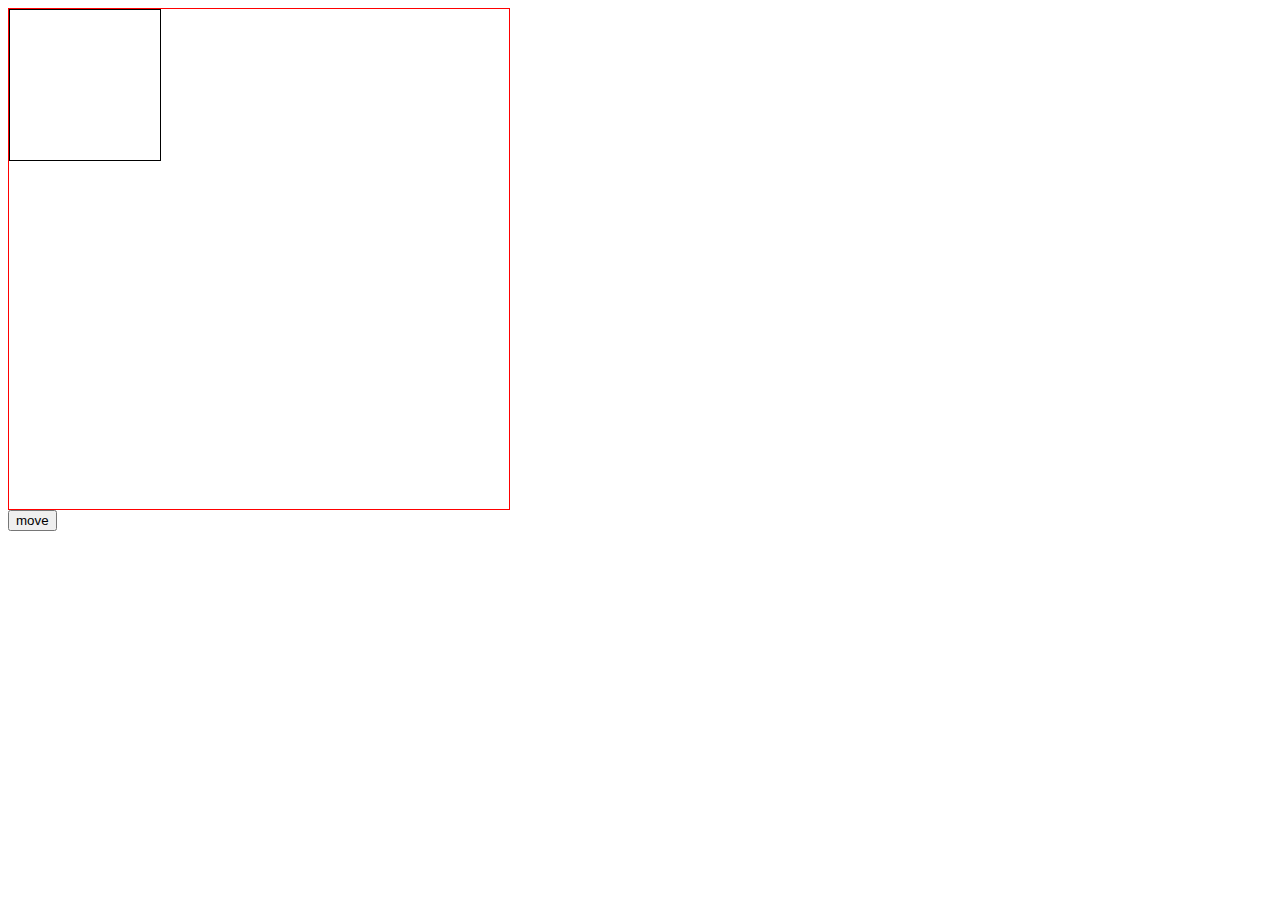
<file: lesson 2/index.html>
<!DOCTYPE html>
<html lang="en">
<head>
    <meta charset="UTF-8">
    <title>Title</title>
    <style>
        .container{
            position: relative;
            width: 500px;
            height: 500px;
            border: 1px solid red;
        }
        .block {
            position: absolute;
            width: 150px;
            height: 150px;
            border: 1px solid black;
        }
    </style>
</head>
    <body>

        <div class="container">
            <div class="block"></div>
        </div>
        <button id="btn">move</button>

    </body>
<script src="main.js"></script>
</html>
</file>
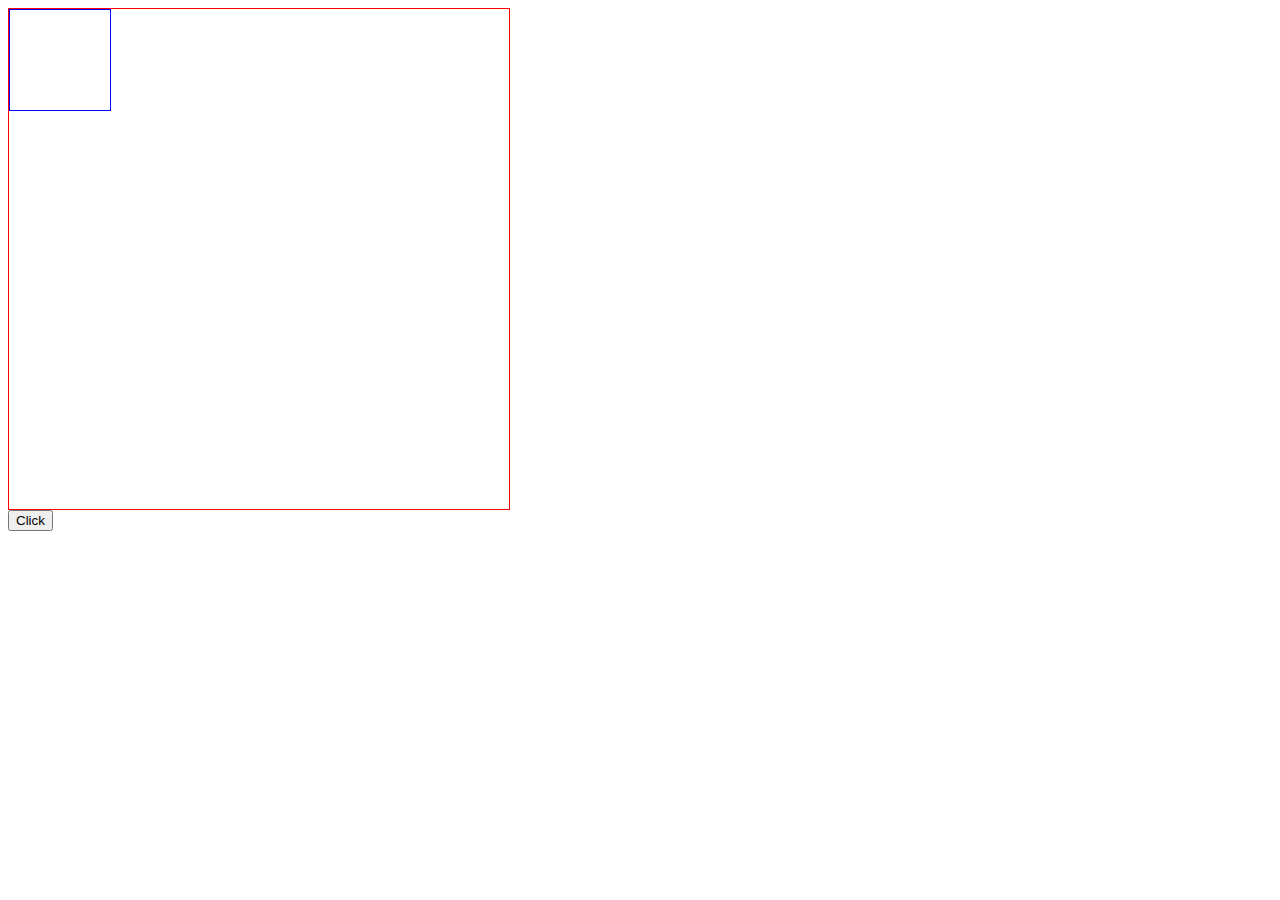
<file: lesson 2/DZ/index.html>
<!DOCTYPE html>
<html lang="en">
<head>
    <meta charset="UTF-8">
    <title>Title</title>
  <link rel="stylesheet" href="style.css">
</head>
<body>

    <div class="block">
      <div class="box"></div>
    </div>
        <button class="btn">Click</button>

</body>
<script src="main.js"></script>
</html>
</file>
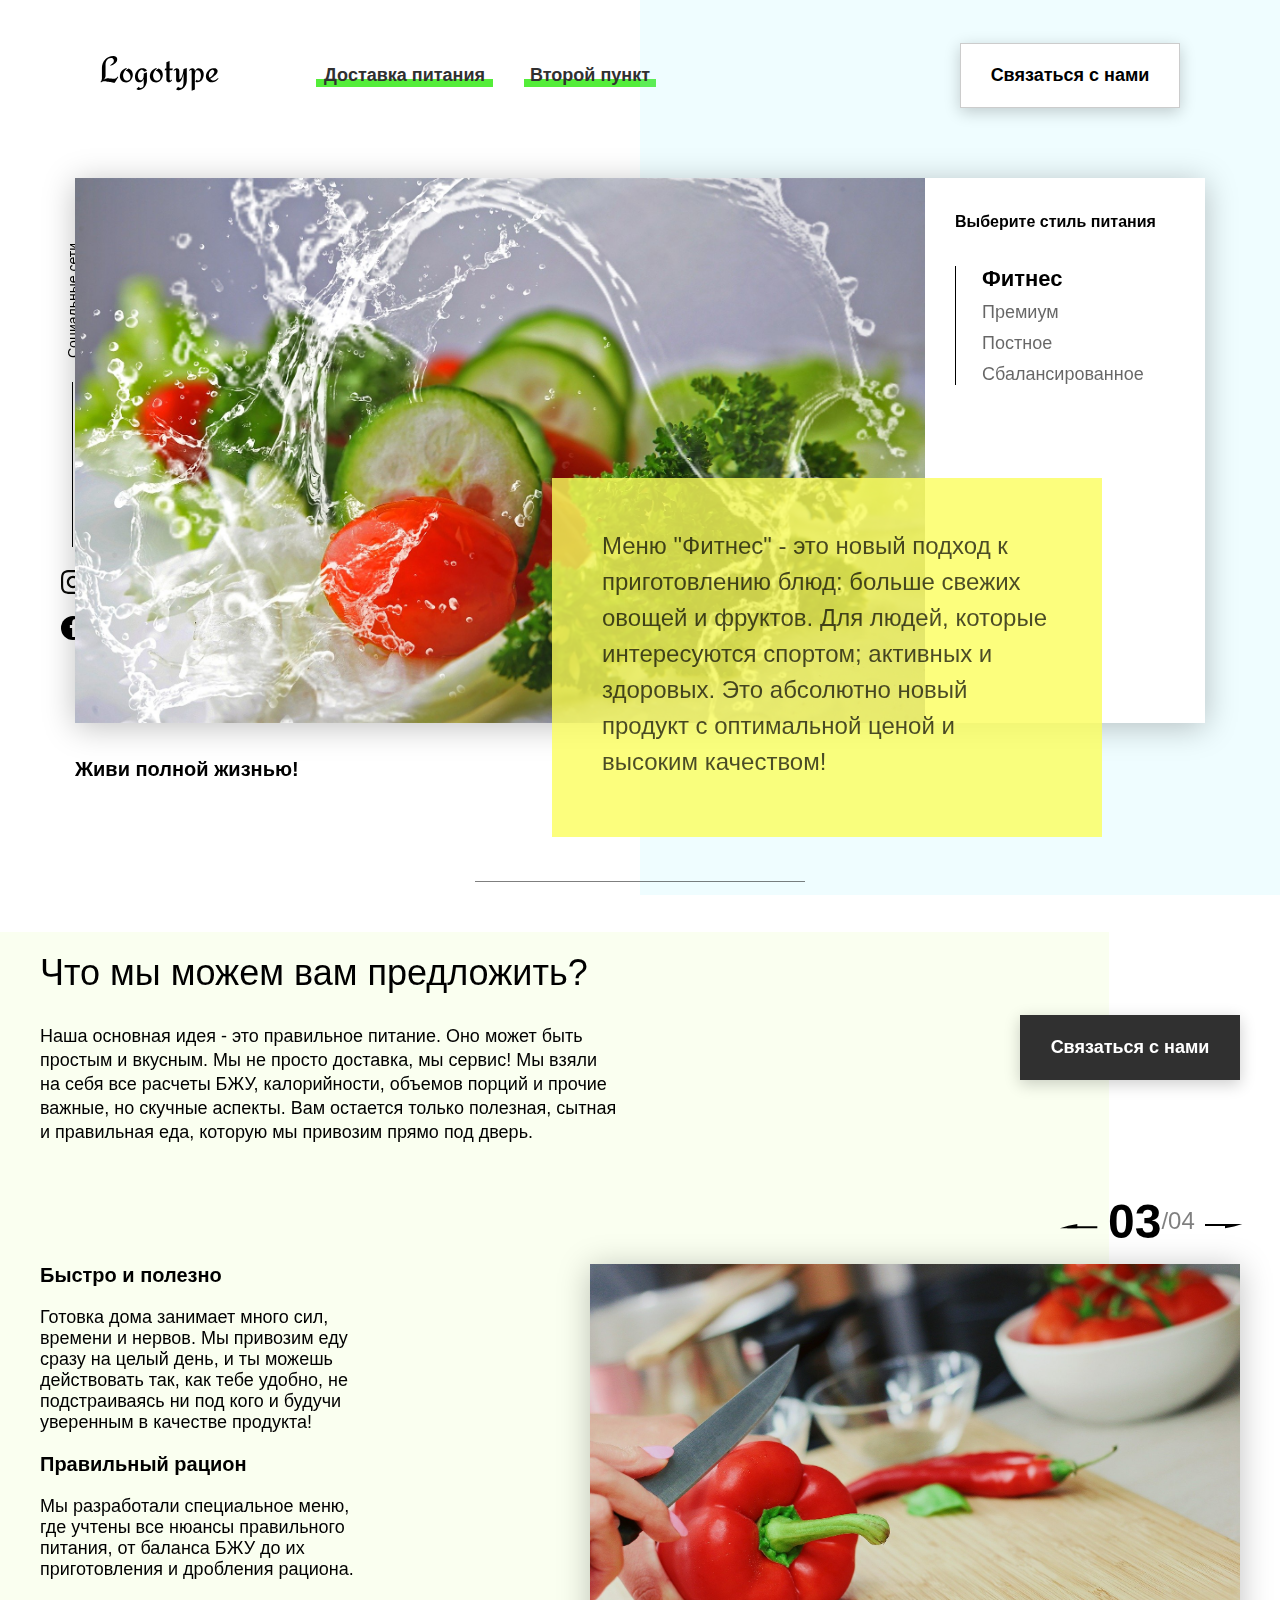
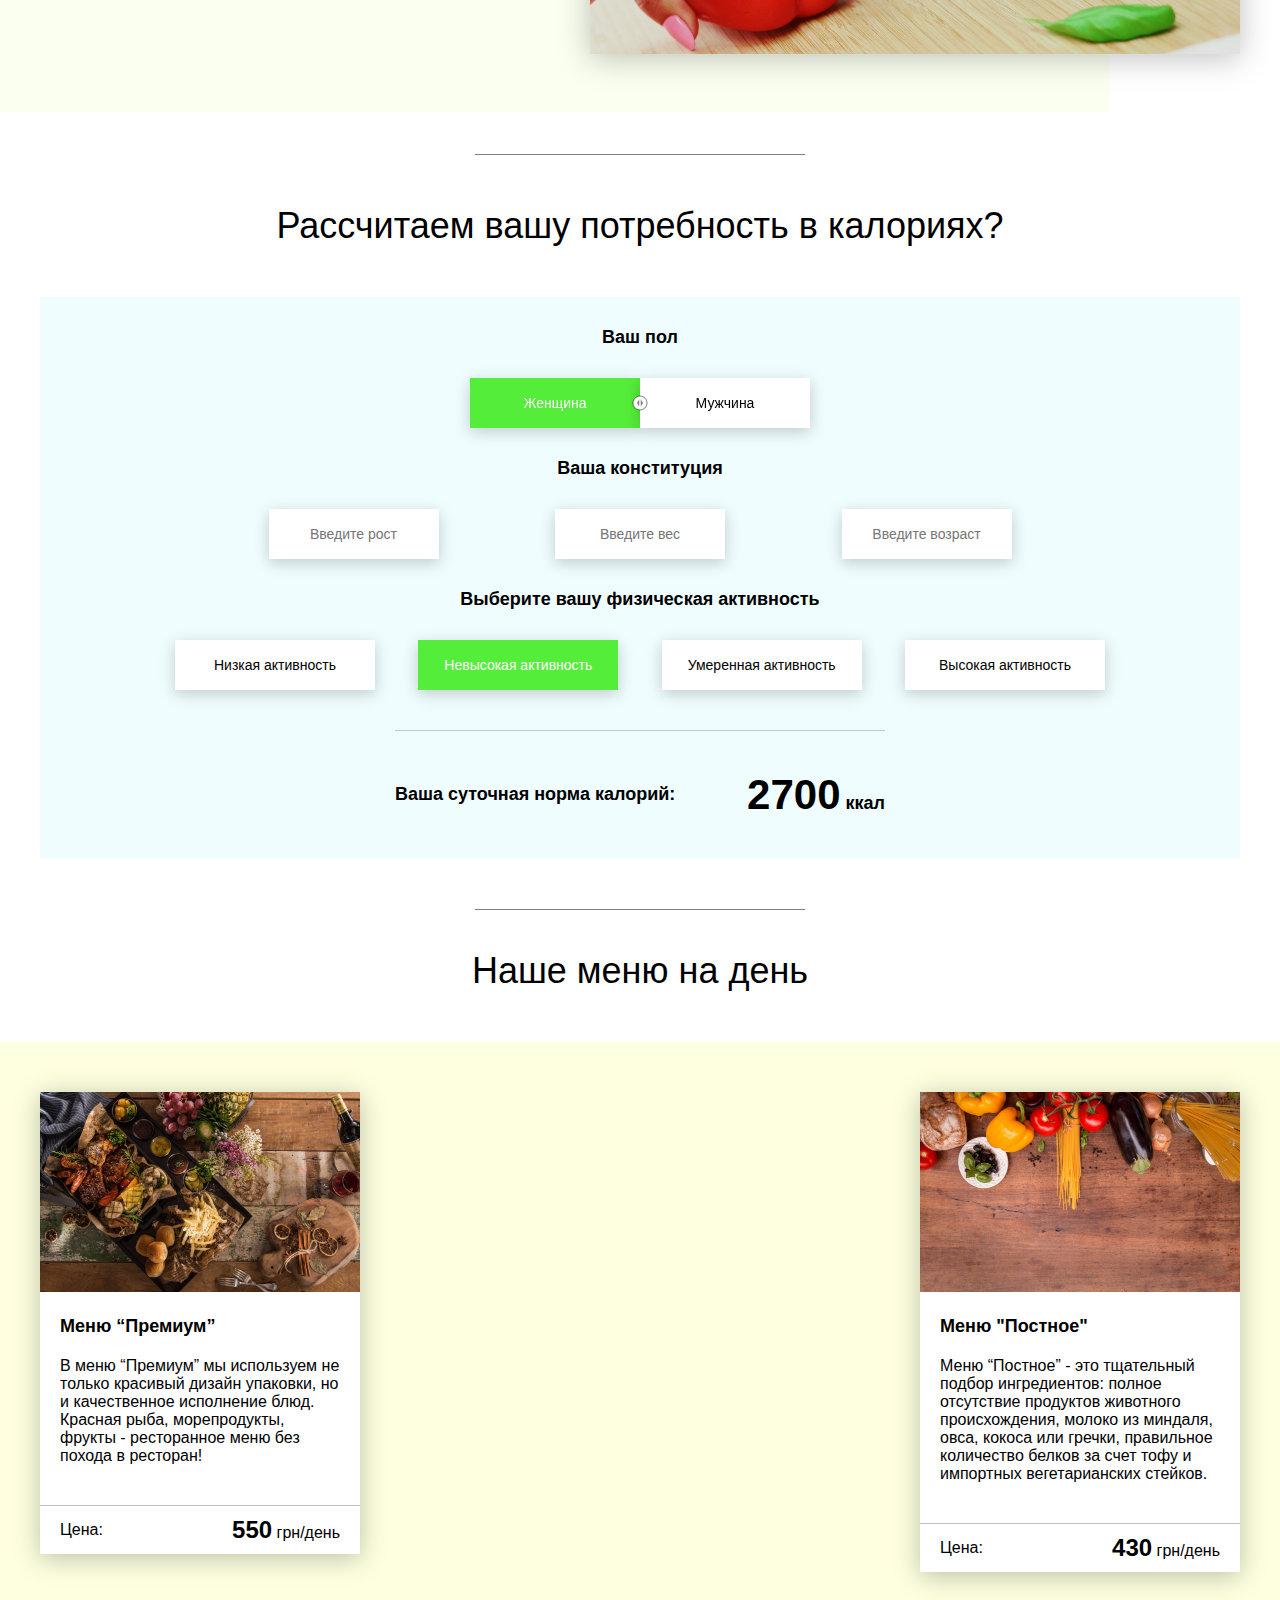
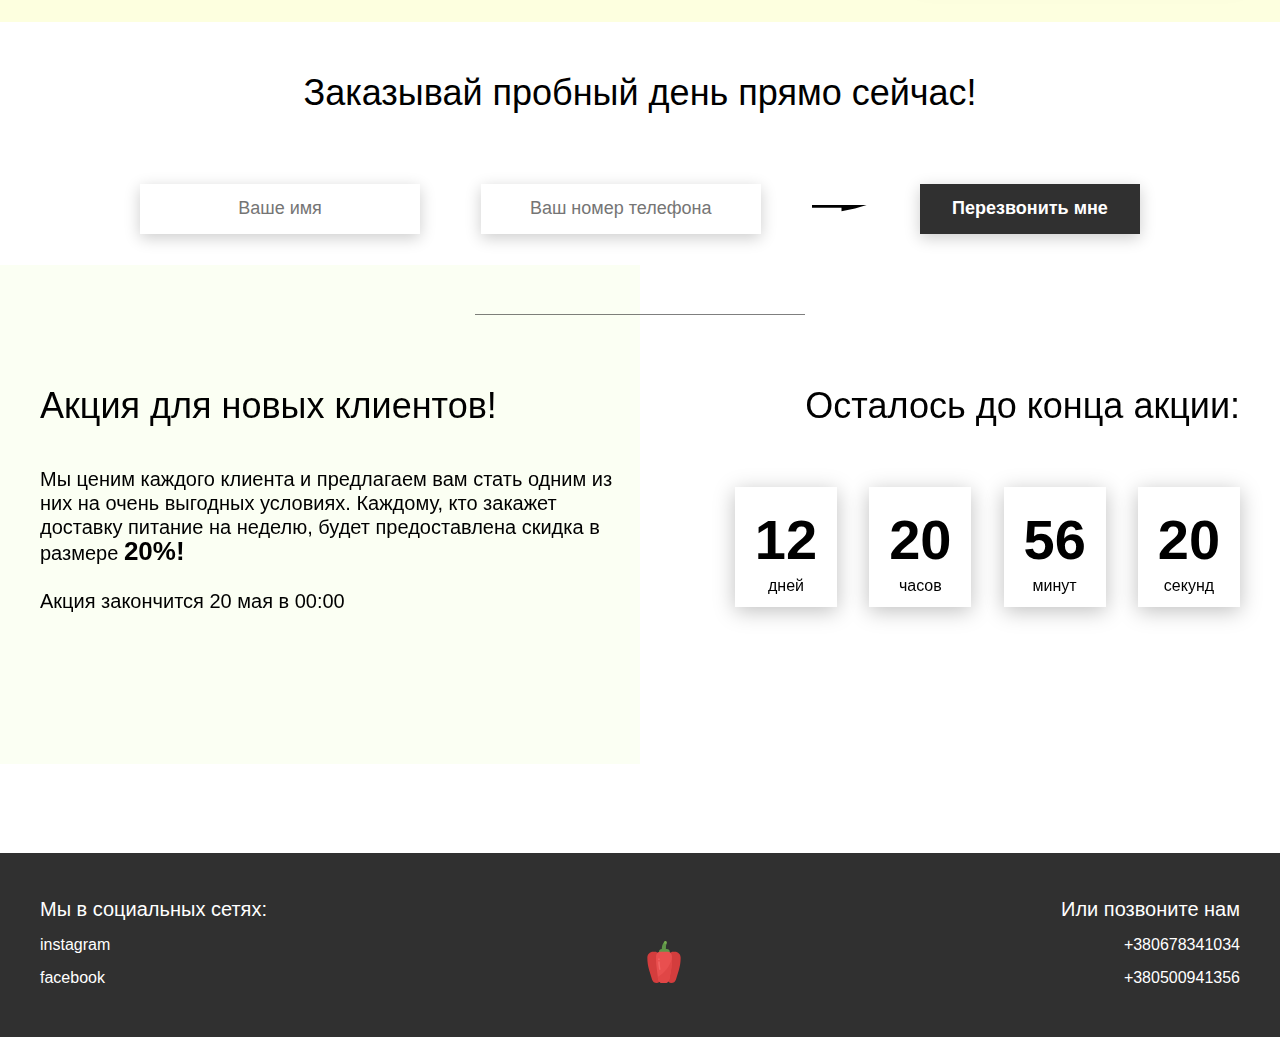
<file: lesson 3/example/index.html>
<!DOCTYPE html>
<html lang="en">
<head>
	<meta charset="UTF-8">
	<meta name="viewport" content="width=device-width, initial-scale=1.0">
	<title>Food</title>
	<link rel="stylesheet" href="css/style.css">
</head>
<body>
<header class="header">
	<div class="header__left-block">
		<div class="header__logo">
			<img src="icons/logo.svg" alt="Логотип">
		</div>
		<nav class="header__links">
			<a href="#" class="header__link">Доставка питания</a>
			<a href="#" class="header__link">Второй пункт</a>
		</nav>
	</div>
	<div class="header__right-block">
		<button data-modal class="btn btn_white">Связаться с нами</button>
	</div>
</header>
<div class="sidepanel">
	<div class="sidepanel__text"><span>Социальные сети</span></div>
	<div class="sidepanel__divider"></div>
	<a href="#" class="sidepanel__icon">
		<img src="icons/instagram.svg" alt="instagram">
	</a>
	<a href="#" class="sidepanel__icon">
		<img src="icons/facebook.svg" alt="facebook">
	</a>
</div>

<div class="preview">
	<div class="bgc_blue"></div>
	<div class="container">
		<div class="tabcontainer">
			<div class="tabcontent">
				<img src="img/tabs/vegy.jpg" alt="vegy">
				<div class="tabcontent__descr">
					Меню "Фитнес" - это новый подход к приготовлению блюд: больше свежих овощей и фруктов. Для людей,
					которые интересуются спортом; активных и здоровых. Это абсолютно новый продукт с оптимальной ценой и
					высоким качеством!
				</div>
			</div>
			<div class="tabcontent">
				<img src="img/tabs/elite.jpg" alt="elite">
				<div class="tabcontent__descr">
					Меню “Премиум” - мы используем не только красивый дизайн упаковки, но и качественное исполнение
					блюд. Красная рыба, морепродукты, фрукты - ресторанное меню без похода в ресторан!
				</div>
			</div>
			<div class="tabcontent">
				<img src="img/tabs/post.jpg" alt="post">
				<div class="tabcontent__descr">
					Наше специальное “Постное меню” - это тщательный подбор ингредиентов: полное отсутствие продуктов
					животного происхождения. Полная гармония с собой и природой в каждом элементе! Все будет Ом!
				</div>
			</div>
			<div class="tabcontent">
				<img src="img/tabs/hamburger.jpg" alt="vegy">
				<div class="tabcontent__descr">
					Меню "Сбалансированное" - это соответствие вашего рациона всем научным рекомендациям. Мы тщательно
					просчитываем вашу потребность в к/б/ж/у и создаем лучшие блюда для вас.
				</div>
			</div>
			<div class="tabheader">
				<h3>Выберите стиль питания</h3>
				<div class="tabheader__items">
					<div class="tabheader__item tabheader__item_active">Фитнес</div>
					<div class="tabheader__item">Премиум</div>
					<div class="tabheader__item">Постное</div>
					<div class="tabheader__item">Сбалансированное</div>
				</div>
			</div>
		</div>
		<div class="preview__life">Живи полной жизнью!</div>
	</div>
</div>

<div class="divider"></div>

<div class="offer">
	<div class="bgc_y"></div>
	<div class="container">
		<div class="offer__text">
			<h2 class="title">Что мы можем вам предложить?</h2>
			<div class="offer__descr">
				Наша основная идея - это правильное питание. Оно может быть простым и вкусным. Мы не просто доставка, мы
				сервис! Мы взяли на себя все расчеты БЖУ, калорийности, объемов порций и прочие важные, но скучные
				аспекты. Вам остается только полезная, сытная и правильная еда, которую мы привозим прямо под дверь.
			</div>
		</div>
		<div class="offer__action">
			<button data-modal class="btn btn_dark">Связаться с нами</button>
		</div>
	</div>
	<div class="container">
		<div class="offer__advantages">
			<h2>Быстро и полезно</h2>
			<div class="offer__advantages-text">
				Готовка дома занимает много сил, времени и нервов. Мы привозим еду сразу на целый день, и ты можешь
				действовать так, как тебе удобно, не подстраиваясь ни под кого и будучи уверенным в качестве продукта!
			</div>
			<h2>Правильный рацион</h2>
			<div class="offer__advantages-text">
				Мы разработали специальное меню, где учтены все нюансы правильного питания, от баланса БЖУ до их
				приготовления и дробления рациона.
			</div>
		</div>
		<div class="offer__slider">
			<div class="offer__slider-counter">
				<div class="offer__slider-prev">
					<img src="icons/left.svg" alt="prev">
				</div>
				<span id="current">03</span>
				/
				<span id="total">04</span>
				<div class="offer__slider-next">
					<img src="icons/right.svg" alt="next">
				</div>
			</div>
			<div class="offer__slider-wrapper">
				<div class="offer__slide">
					<img src="img/slider/pepper.jpg" alt="pepper">
				</div>
				<!-- <div class="offer__slide">
					<img src="img/slider/food-12.jpg" alt="food">
				</div>
				<div class="offer__slide">
					<img src="img/slider/olive-oil.jpg" alt="oil">
				</div>
				<div class="offer__slide">
					<img src="img/slider/paprika.jpg" alt="paprika">
				</div> -->
			</div>
		</div>
	</div>
</div>

<div class="divider"></div>

<div class="calculating">
	<div class="container">
		<h2 class="title">Рассчитаем вашу потребность в калориях?
		</h2>
		<div class="calculating__field">
			<div class="calculating__subtitle">
				Ваш пол
			</div>
			<div class="calculating__choose" id="gender">
				<div class="calculating__choose-item calculating__choose-item_active">Женщина</div>
				<div class="calculating__choose-item">Мужчина</div>
			</div>

			<div class="calculating__subtitle">
				Ваша конституция
			</div>
			<div class="calculating__choose calculating__choose_medium">
				<input type="text" id="height" placeholder="Введите рост" class="calculating__choose-item">
				<input type="text" id="weight" placeholder="Введите вес" class="calculating__choose-item">
				<input type="text" id="age" placeholder="Введите возраст" class="calculating__choose-item">
			</div>

			<div class="calculating__subtitle">
				Выберите вашу физическая активность
			</div>
			<div class="calculating__choose calculating__choose_big">
				<div id="low" class="calculating__choose-item">Низкая активность</div>
				<div id="small" class="calculating__choose-item calculating__choose-item_active">Невысокая активность
				</div>
				<div id="medium" class="calculating__choose-item">Умеренная активность</div>
				<div id="high" class="calculating__choose-item">Высокая активность</div>
			</div>

			<div class="calculating__divider"></div>

			<div class="calculating__total">
				<div class="calculating__subtitle">
					Ваша суточная норма калорий:
				</div>
				<div class="calculating__result">
					<span>2700</span> ккал
				</div>
			</div>
		</div>
	</div>
</div>

<div class="divider"></div>

<div class="menu">
	<h2 class="title">Наше меню на день</h2>

	<div class="menu__field">
		<div id="cardWrapper" class="container">
			<div class="menu__item">
				<img src="img/tabs/elite.jpg" alt="elite">
				<h3 class="menu__item-subtitle">Меню “Премиум”</h3>
				<div class="menu__item-descr">В меню “Премиум” мы используем не только красивый дизайн упаковки, но и
					качественное исполнение блюд. Красная рыба, морепродукты, фрукты - ресторанное меню без похода в
					ресторан!
				</div>
				<div class="menu__item-divider"></div>
				<div class="menu__item-price">
					<div class="menu__item-cost">Цена:</div>
					<div class="menu__item-total"><span>550</span> грн/день</div>
				</div>
			</div>
			<div class="menu__item">
				<img src="img/tabs/post.jpg" alt="post">
				<h3 class="menu__item-subtitle">Меню "Постное"</h3>
				<div class="menu__item-descr">Меню “Постное” - это тщательный подбор ингредиентов: полное отсутствие
					продуктов животного происхождения, молоко из миндаля, овса, кокоса или гречки, правильное количество
					белков за счет тофу и импортных вегетарианских стейков.
				</div>
				<div class="menu__item-divider"></div>
				<div class="menu__item-price">
					<div class="menu__item-cost">Цена:</div>
					<div class="menu__item-total"><span>430</span> грн/день</div>
				</div>
			</div>
		</div>
	</div>
</div>

<div class="order">
	<div class="container">
		<div class="title">Заказывай пробный день прямо сейчас!</div>
		<form action="#" class="order__form">
			<input required placeholder="Ваше имя" name="name" type="text" class="order__input">
			<input required placeholder="Ваш номер телефона" name="phone" type="phone" class="order__input">
			<img src="icons/right.svg" alt="right">
			<button class="btn btn_dark btn_min">Перезвонить мне</button>
		</form>
	</div>
</div>

<div class="divider"></div>

<div class="promotion">
	<div class="bgc_y"></div>
	<div class="container">
		<div class="promotion__text">
			<div class="title">Акция для новых клиентов!</div>
			<div class="promotion__descr">
				Мы ценим каждого клиента и предлагаем вам стать одним из них на очень выгодных условиях.
				Каждому, кто закажет доставку питание на неделю, будет предоставлена скидка в размере <span>20%!</span>
				<br><br>
				Акция закончится 20 мая в 00:00
			</div>
		</div>
		<div class="promotion__timer">
			<div class="title">Осталось до конца акции:</div>
			<div class="timer">
				<div class="timer__block">
					<span id="days">12</span>
					дней
				</div>
				<div class="timer__block">
					<span id="hours">20</span>
					часов
				</div>
				<div class="timer__block">
					<span id="minutes">56</span>
					минут
				</div>
				<div class="timer__block">
					<span id="seconds">20</span>
					секунд
				</div>
			</div>
		</div>
	</div>
</div>

<footer class="footer">
	<div class="container">
		<div class="social">
			<div class="subtitle">Мы в социальных сетях:</div>
			<a href="#" class="link">instagram</a>
			<a href="#" class="link">facebook</a>
		</div>
		<div class="pepper">
			<img src="icons/veg.svg" alt="pepper">
		</div>
		<div class="call">
			<div class="subtitle">Или позвоните нам</div>
			<a href="#" class="link">+380678341034</a>
			<a href="#" class="link">+380500941356</a>
		</div>
	</div>
</footer>

<div class="modal">
	<div class="modal__dialog">
		<div class="modal__content">
			<form action="#">
				<div class="modal__close">&times;</div>
				<div class="modal__title">Мы свяжемся с вами как можно быстрее!</div>
				<input required placeholder="Ваше имя" name="name" type="text" class="modal__input">
				<input required placeholder="Ваш номер телефона" name="phone" type="phone" class="modal__input">
				<button class="btn btn_dark btn_min">Перезвонить мне</button>
			</form>
		</div>
	</div>
</div>
<script src="js/app.js"></script>
</body>
</html>
</file>
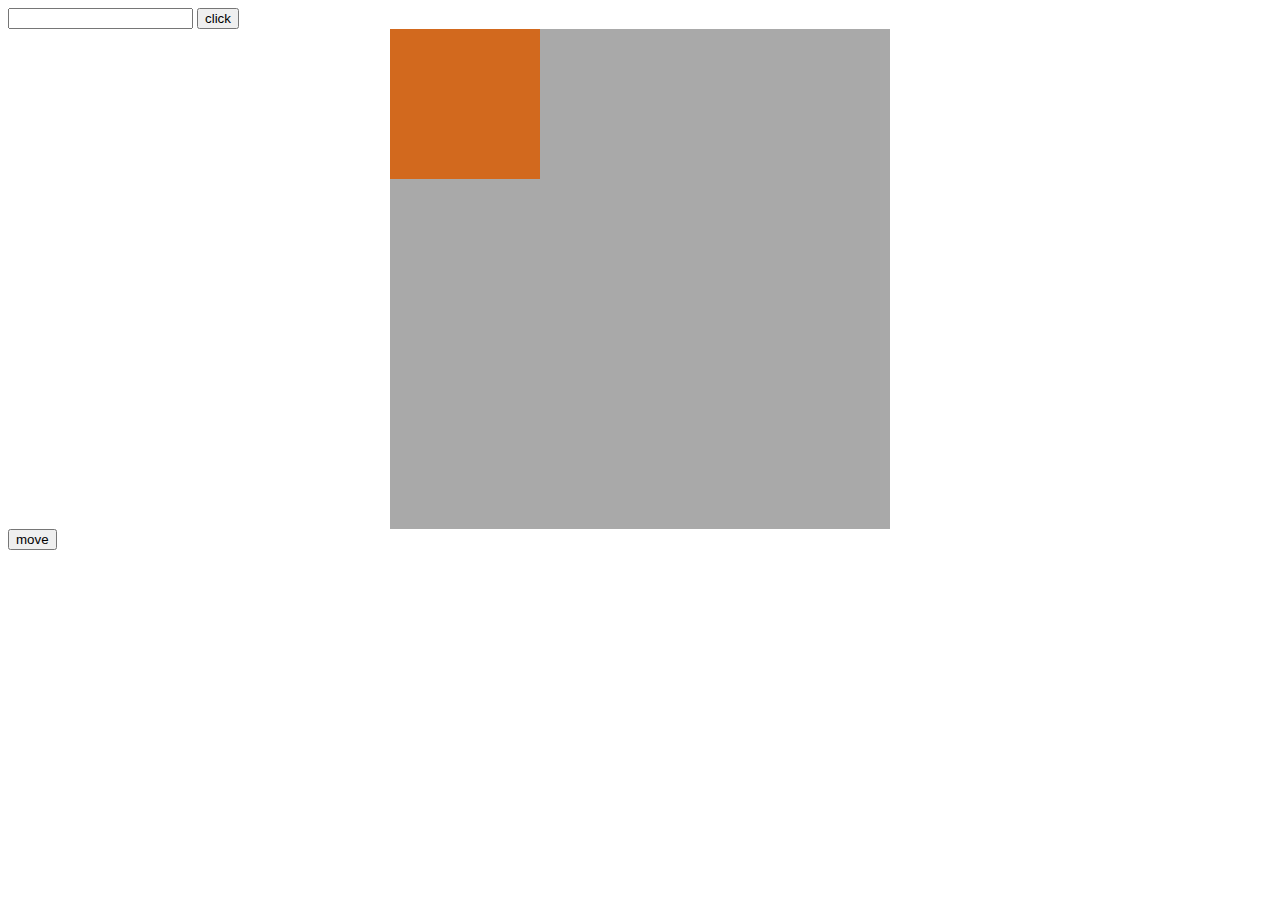
<file: Lesson1/DZ/index.html>
<!DOCTYPE html>
<html lang="en">
<head>
    <meta charset="UTF-8">
    <title>Title</title>
    <link rel="stylesheet" href="style.css">
</head>
  <body>

  <input type="text" id="input">
  <button id="btn">click</button>

  <div class="container">
      <div class="block">
          <div class="child"></div>
      </div>
      <button id="btnMove">move</button>
  </div>

  </body>
<script src="main.js"></script>
</html>
</file>
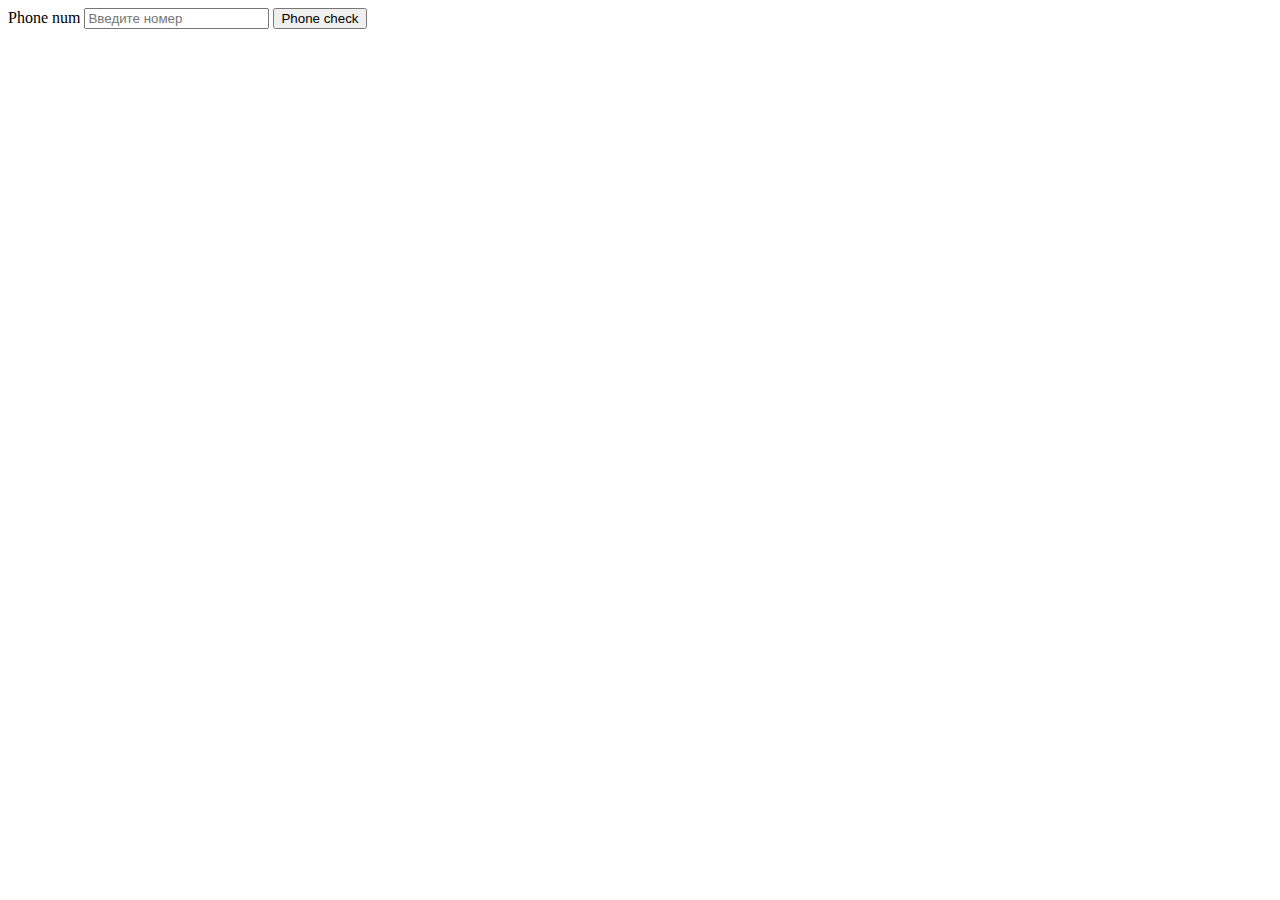
<file: Lesson1/html.html>
<!DOCTYPE html>
<html lang="en">
<head>
    <meta charset="UTF-8">
    <title>Title</title>
</head>
    <body>

        <div>
            <label>Phone num</label>
            <input type="text" class="phoneInput" placeholder="Введите номер">
            <button class="phoneCheck">Phone check</button>
            <span class="phoneResult"></span>
        </div>

    </body>
<script src="main.js"></script>
</html>
</file>
<file: lesson 2/DZ/style.css>
/** {*/
/*    margin: 0 auto;*/
/*}*/
.block {
    position: relative;
    width: 500px;
    height: 500px;
    border: 1px solid red;
}
.box {
    position: absolute;
    width: 100px;
    height: 100px;
    border: 1px solid blue;
    /*top: 400px;*/
}
</file>
<file: lesson 3/example/css/style.css>
* {
    box-sizing: border-box;
    margin: 0;
    padding: 0;
    font-family: Roboto, sans-serif;
}

a {
    text-decoration: none;
}

.btn {
    width: 220px;
    height: 65px;
    display: flex;
    justify-content: center;
    align-items: center;
    background-color: #fff;
    font-size: 18px;
    font-weight: 700;
    border: 1px solid rgba(0, 0, 0, 0.2);
    box-shadow: 0 4px 15px rgba(0, 0, 0, 0.2);
    cursor: pointer;
    transition: 0.3s all;
    outline: 0;
}

.btn_white {
    background-color: #fff;
}

.btn_dark {
    background-color: #303030;
    color: #fff;
    border: none;
}

.btn_min {
    height: 50px;
}

.btn:hover {
    box-shadow: 0 4px 30px rgba(0, 0, 0, 0.3);
}

.container {
    max-width: 1200px;
    margin: 0 auto;
}

.divider {
    width: 330px;
    height: 1px;
    margin: 0 auto;
    background-color: rgba(0, 0, 0, 0.5);
}

.title {
    font-size: 36px;
    font-weight: 400;
}

.header {
    display: flex;
    justify-content: space-between;
    align-items: center;
    height: 150px;
    padding: 0 100px;
}

.header__left-block {
    display: flex;
    justify-content: space-between;
    min-width: 550px;
}

.header__logo {
    max-width: 170px;
}

.header__logo img {
    width: 100%;
}

.header__links {
    display: flex;
    align-items: center;
}

.header__link {
    position: relative;
    margin-right: 45px;
    font-weight: 700;
    font-size: 18px;
    color: #303030;
}

.header__link:after {
    content: "";
    position: absolute;
    display: block;
    width: 110%;
    left: -5%;
    bottom: -1px;
    z-index: -1;
    height: 8px;
    background: #54ed39;
}

.header__link:last-child {
    margin-right: 0;
}

.sidepanel {
    position: fixed;
    left: 60px;
    top: 240px;
    height: 400px;
    width: 25px;
    display: flex;
    flex-direction: column;
    justify-content: space-between;
    align-items: center;
}

.sidepanel__text {
    width: 120px;
    height: 120px;
    font-size: 14px;
}

.sidepanel__text span {
    display: flex;
    transform: rotate(-90deg) translateX(-50px);
}

.sidepanel__divider {
    width: 1px;
    height: 165px;
    background-color: #000;
}

.sidepanel__icon {
    width: 24px;
    height: 24px;
}

.sidepanel__icon img {
    width: 100%;
}

.preview {
    padding: 28px 0 100px 0;
    position: relative;
}

.preview__life {
    font-weight: 700;
    font-size: 20px;
    margin-left: 35px;
    margin-top: 35px;
}

.bgc_blue {
    position: absolute;
    right: 0;
    top: -155px;
    width: 50vw;
    height: 900px;
    background: rgba(146, 242, 255, 0.15);
    z-index: -1;
}

.tabcontainer {
    display: flex;
    width: 1130px;
    margin: 0 auto;
    box-shadow: 0 4px 30px rgba(0, 0, 0, 0.25);
}

.tabcontent {
    width: 850px;
    position: relative;
}

.tabcontent img {
    width: 100%;
    height: 100%;
    object-fit: cover;
}

.tabcontent__descr {
    position: absolute;
    top: 300px;
    right: -177px;
    width: 550px;
    height: 359px;
    background: rgba(251, 254, 93, 0.8);
    padding: 50px;
    font-size: 24px;
    font-weight: 300;
    line-height: 36px;
    color: rgba(0, 0, 0, 0.7);
}

.tabheader {
    width: 280px;
    padding: 35px 30px;
    background-color: #fff;
}

.tabheader h3 {
    font-weight: 700;
    font-size: 16px;
}

.tabheader__items {
    margin-top: 35px;
    padding-left: 26px;
    border-left: 1px solid #000;
}

.tabheader__item {
    font-weight: 700;
    font-size: 18px;
    font-weight: 300;
    margin-top: 10px;
    color: rgba(0, 0, 0, 0.6);
    cursor: pointer;
    transition: 0.3s all;
}

.tabheader__item_active {
    color: #000;
    font-size: 22px;
    font-weight: 700;
}

.offer {
    padding: 70px 0 100px 0;
    position: relative;
}

.offer .container {
    display: flex;
    justify-content: space-between;
}

.offer .bgc_y {
    position: absolute;
    width: 1109px;
    height: 780px;
    background: rgba(243, 255, 222, 0.45);
    z-index: -1;
    top: 50px;
}

.offer__text {
    width: 580px;
}

.offer__descr {
    font-size: 18px;
    margin-top: 30px;
    font-weight: 300;
    line-height: 24px;
}

.offer__action {
    display: flex;
    align-items: center;
    justify-content: flex-end;
}

.offer__advantages {
    width: 330px;
    margin-top: 50px;
}

.offer__advantages h2 {
    font-weight: 700;
    font-size: 20px;
    margin-top: 20px;
}

.offer__advantages h2:first-child {
    margin-top: 70px;
}

.offer__advantages-text {
    margin-top: 20px;
    font-size: 18px;
    font-weight: 300;
    line-height: 21px;
}

.offer__slider {
    width: 650px;
    margin-top: 50px;
    display: flex;
    flex-direction: column;
    align-items: flex-end;
}

.offer__slider-counter {
    display: flex;
    width: 180px;
    align-items: center;
    font-size: 24px;
    color: rgba(0, 0, 0, 0.5);
}

.offer__slider-wrapper {
    width: 100%;
    margin-top: 15px;
    box-shadow: 0 4px 30px rgba(0, 0, 0, 0.25);
}

.offer__slider-prev {
    margin-right: 10px;
    cursor: pointer;
}

.offer__slider-next {
    margin-left: 10px;
    cursor: pointer;
}

.offer__slider #current {
    font-size: 48px;
    font-weight: 700;
    color: #000;
}

.offer__slide {
    width: 100%;
    height: 390px;
}

.offer__slide img {
    width: 100%;
    height: 100%;
    object-fit: cover;
}

.calculating {
    padding: 50px 0;
}

.calculating .title {
    text-align: center;
}

.calculating__field {
    width: 100%;
    margin-top: 50px;
    background: rgba(146, 242, 255, 0.15);
    padding: 30px 0 40px 0;
}

.calculating__subtitle {
    text-align: center;
    font-size: 18px;
    font-weight: 700;
    margin-top: 30px;
}

.calculating__subtitle:first-child {
    margin-top: 0;
}

.calculating #gender:after {
    content: "";
    position: absolute;
    top: 50%;
    transform: translateY(-50%);
    display: block;
    width: 16px;
    height: 16px;
    background: url(../icons/switch.svg) center center/cover no-repeat;
}

.calculating__choose {
    position: relative;
    display: flex;
    margin-top: 30px;
    justify-content: center;
}

.calculating__choose-item {
    display: flex;
    align-items: center;
    justify-content: center;
    width: 170px;
    height: 50px;
    padding: 0 10px;
    background: #fff;
    box-shadow: 0 4px 15px rgba(0, 0, 0, 0.2);
    border: none;
    text-align: center;
    font-size: 14px;
    cursor: pointer;
    outline: 0;
    transition: 0.3s all;
}

.calculating__choose-item_active {
    color: #fff;
    background-color: #54ed39;
}

.calculating__choose_medium {
    width: 743px;
    justify-content: space-between;
    margin: 30px auto 0 auto;
}

.calculating__choose_big {
    width: 930px;
    justify-content: space-between;
    margin: 30px auto 0 auto;
}

.calculating__choose_big .calculating__choose-item {
    width: 200px;
}

.calculating__divider {
    width: 490px;
    height: 1px;
    margin: 40px auto;
    background-color: rgba(0, 0, 0, 0.2);
}

.calculating__total {
    width: 490px;
    margin: 0 auto;
    display: flex;
    justify-content: space-between;
    align-items: center;
}

.calculating__result {
    font-size: 18px;
    font-weight: 700;
}

.calculating__result span {
    font-size: 42px;
}

.menu {
    padding: 40px 0 50px 0;
}

.menu .container {
    display: flex;
    justify-content: space-between;
    align-items: flex-start;
}

.menu .title {
    text-align: center;
}

.menu__field {
    margin-top: 50px;
    padding: 50px 0;
    width: 100%;
    background: rgba(249, 254, 126, 0.25);
}

.menu__item {
    width: 320px;
    min-height: 450px;
    background: #fff;
    box-shadow: 0 4px 25px rgba(0, 0, 0, 0.25);
    font-size: 16px;
    font-weight: 300;
}

.menu__item img {
    width: 100%;
    height: 200px;
    object-fit: cover;
}

.menu__item-subtitle {
    font-weight: 700;
    font-size: 18px;
    padding: 0 20px;
    margin-top: 20px;
}

.menu__item-descr {
    margin-top: 20px;
    padding: 0 20px;
}

.menu__item-divider {
    width: 100%;
    height: 1px;
    background-color: rgba(0, 0, 0, 0.25);
    margin-top: 40px;
}

.menu__item-price {
    display: flex;
    justify-content: space-between;
    align-items: center;
    padding: 10px 20px;
}

.menu__item-price span {
    font-size: 24px;
    font-weight: 700;
}

.order {
    padding-bottom: 80px;
}

.order .title {
    text-align: center;
}

.order__form {
    margin-top: 70px;
    padding: 0 100px;
    display: flex;
    justify-content: space-between;
    align-items: center;
}

.order__form img {
    transform: scale(1.5);
}

.order__input {
    width: 280px;
    height: 50px;
    background: #fff;
    box-shadow: 0 4px 15px rgba(0, 0, 0, 0.2);
    border: none;
    font-size: 18px;
    text-align: center;
    padding: 0 20px;
    outline: 0;
}

.promotion {
    padding: 70px 0 240px 0;
    position: relative;
}

.promotion .container {
    display: flex;
}

.promotion .bgc_y {
    position: absolute;
    width: 50%;
    height: 499px;
    background: rgba(243, 255, 222, 0.35);
    z-index: -1;
    top: -50px;
    left: 0;
}

.promotion__text {
    width: 50%;
}

.promotion__descr {
    margin-top: 40px;
    font-size: 20px;
    line-height: 24px;
    font-weight: 300;
}

.promotion__descr span {
    font-weight: 700;
    font-size: 26px;
}

.promotion__timer {
    width: 50%;
}

.promotion__timer .title {
    text-align: right;
}

.promotion__timer .timer {
    margin-top: 60px;
    padding-left: 95px;
    display: flex;
    justify-content: space-between;
    align-items: center;
}

.promotion__timer .timer__block {
    width: 102px;
    height: 120px;
    background: #fff;
    box-shadow: 0 4px 20px rgba(0, 0, 0, 0.25);
    font-size: 16px;
    font-weight: 300;
    text-align: center;
}

.promotion__timer .timer__block span {
    display: block;
    margin-top: 20px;
    margin-bottom: 5px;
    font-size: 56px;
    font-weight: 700;
}

.footer {
    min-height: 180px;
    background-color: #303030;
    padding: 45px 0 50px 0;
    color: #fff;
}

.footer .container {
    height: 100%;
    display: flex;
    justify-content: space-between;
    align-items: flex-end;
}

.footer .subtitle {
    font-size: 20px;
}

.footer .link {
    display: block;
    margin-top: 15px;
    font-size: 16px;
    color: #fff;
}

.footer .call {
    text-align: right;
}

.modal {
    position: fixed;
    top: 0;
    left: 0;
    z-index: 1050;
    display: none;
    width: 100%;
    height: 100%;
    overflow: hidden;
    background-color: rgba(0, 0, 0, 0.5);
}

.modal__dialog {
    max-width: 500px;
    margin: 40px auto;
}

.modal__content {
    position: relative;
    width: 100%;
    padding: 40px;
    background-color: #fff;
    border: 1px solid rgba(0, 0, 0, 0.2);
    border-radius: 4px;
    max-height: 80vh;
    overflow-y: auto;
}

.modal__close {
    position: absolute;
    top: 8px;
    right: 14px;
    font-size: 30px;
    color: #000;
    opacity: 0.5;
    font-weight: 700;
    border: none;
    background-color: transparent;
    cursor: pointer;
}

.modal__title {
    text-align: center;
    font-size: 22px;
    text-transform: uppercase;
}

.modal__input {
    display: block;
    margin: 20px auto 20px auto;
    width: 280px;
    height: 50px;
    background: #fff;
    box-shadow: 0 4px 15px rgba(0, 0, 0, 0.2);
    border: none;
    font-size: 18px;
    text-align: center;
    padding: 0 20px;
    outline: 0;
}

.modal .btn {
    display: block;
    width: 280px;
    margin: 0 auto;
}
.hide {
    display: none;
}
.show {
    display: block;
}
.fade {
    animation: fade 1.7s linear;
}

@keyframes fade {
    0% {
        opacity: .1;
    }
    100% {
        opacity: 1;
    }
}
</file>
<file: Lesson1/DZ/style.css>
.block {
    margin: 0 auto;
    position: relative;
    width: 500px;
    height: 500px;
    background: darkgray;
}

.child {
    position: absolute;
    width: 150px;
    height: 150px;
    background: chocolate;
}
</file>
